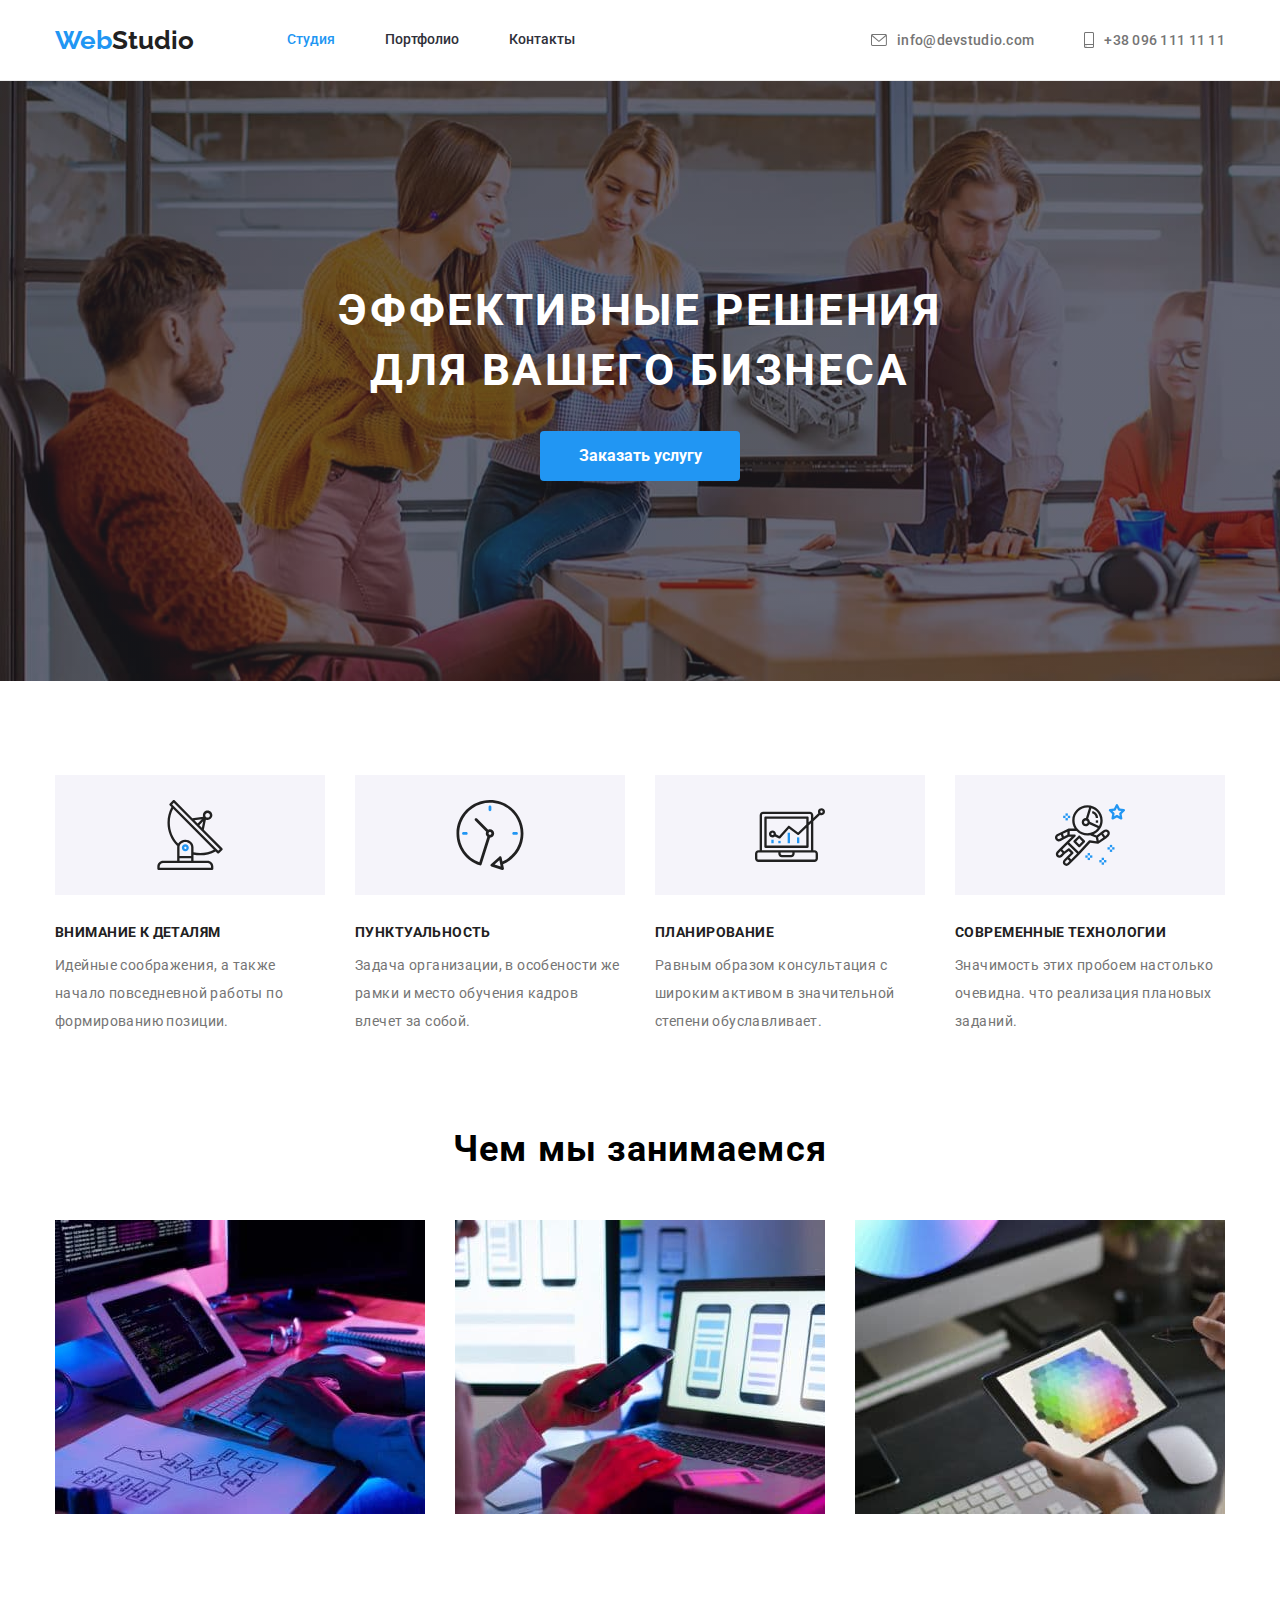
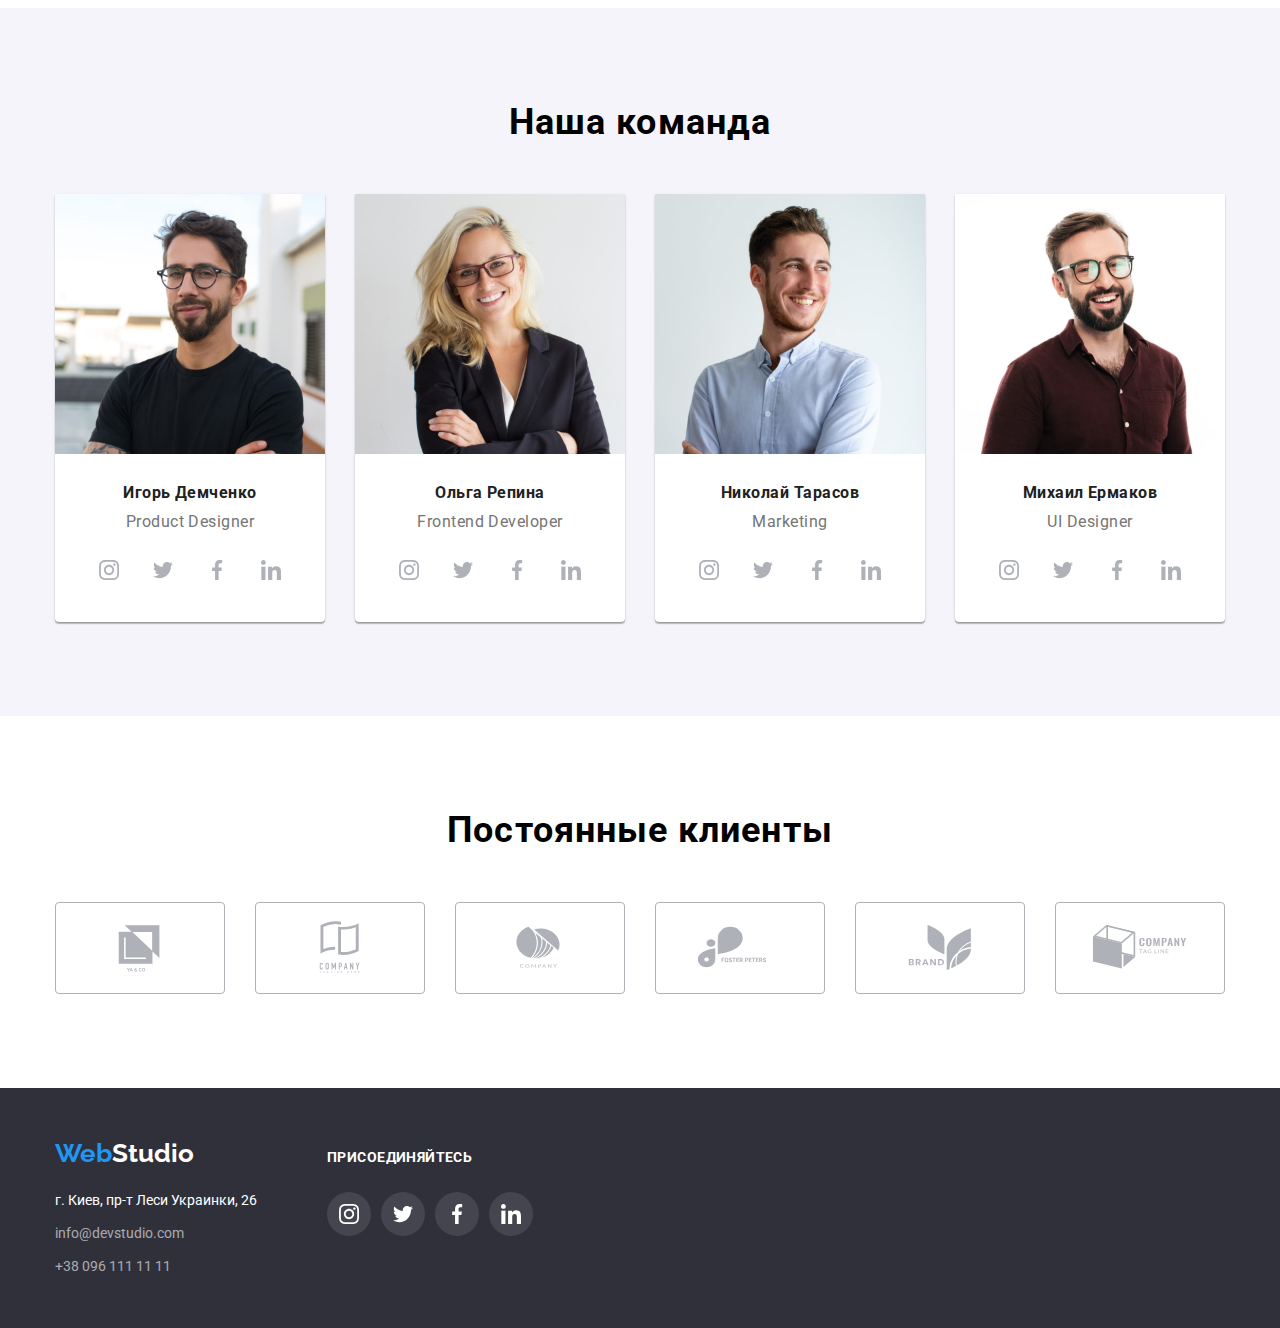
<file: index.html>
<!DOCTYPE html>
<html lang="ru">
  <head>
    <meta charset="UTF-8" />
    <meta http-equiv="X-UA-Compatible" content="IE=edge" />
    <meta name="viewport" content="width=device-width, initial-scale=1.0" />
    <link rel="preconnect" href="https://fonts.googleapis.com" />
    <link rel="preconnect" href="https://fonts.gstatic.com" crossorigin />
    <link
      href="https://fonts.googleapis.com/css2?family=Raleway:wght@700&family=Roboto:wght@400;500;900&display=swap"
      rel="stylesheet"
    />
    <link
      rel="stylesheet"
      href="https://cdnjs.cloudflare.com/ajax/libs/modern-normalize/1.1.0/modern-normalize.css"
      integrity="sha512-Y0MM+V6ymRKN2zStTqzQ227DWhhp4Mzdo6gnlRnuaNCbc+YN/ZH0sBCLTM4M0oSy9c9VKiCvd4Jk44aCLrNS5Q=="
      crossorigin="anonymous"
      referrerpolicy="no-referrer"
    />
    <link rel="stylesheet" href="./css/style.css" />
    <title>WebStudio</title>
  </head>
  <body>
    <header class="header">
      <div class="container">
        <a class="header-logo-text link" href="" lang="en"
          >Web<span class="studio-style">Studio</span></a
        >

        <nav>
          <ul class="header-list list">
            <li class="header-item">
              <a class="header-link-curent link" href="./index.html">Студия</a>
            </li>
            <li class="header-item">
              <a class="header-link link" href="./portfolio.html">Портфолио</a>
            </li>
            <li class="header-item"><a class="header-link link" href="">Контакты</a></li>
          </ul>
        </nav>
        <ul class="header-contact list">
          <li class="header-li">
            <a class="header-mail link" href="mailto:info@devstudio.com"
              ><svg class="icon-mail" width="16" height="12">
                <use href="./img/icon.svg#icon-envelope"></use>
              </svg>
              info@devstudio.com</a
            >
          </li>
          <li>
            <a class="header-tel link" href="tel:+38096111111"
              ><svg class="icon-tel" width="10" height="16">
                <use href="./img/icon.svg#icon-smartphone"></use>
              </svg>
              +38 096 111 11 11
            </a>
          </li>
        </ul>
      </div>
    </header>
    <main>
      <section class="main-text-section">
        <div class="container">
          <h1 class="main-text">эффективные решения для вашего бизнеса</h1>

          <button type="button" class="mail-btn">Заказать услугу</button>
        </div>
      </section>

      <section class="about">
        <div class="container">
          <h2 hidden>detal</h2>
          <ul class="about-list list">
            <li class="about-title-one">
              <div class="about-icon">
                <svg class="about-svg-icon" width="70" height="70">
                  <use href="./img/icon.svg#icon-antenna-1"></use>
                </svg>
              </div>
              <h3 class="about-title">внимание к деталям</h3>
              <p class="about-bottom-text">
                Идейные соображения, а также начало повседневной работы по формированию позиции.
              </p>
            </li>

            <li class="about-title-one">
              <div class="about-icon">
                <svg class="about-svg-icon" width="70" height="70">
                  <use href="./img/icon.svg#icon-clock-2"></use>
                </svg>
              </div>
              <h3 class="about-title">пунктуальность</h3>
              <p class="about-bottom-text">
                Задача организации, в особености же рамки и место обучения кадров влечет за собой.
              </p>
            </li>
            <li class="about-title-one">
              <div class="about-icon">
                <svg class="about-svg-icon" width="70" height="70">
                  <use href="./img/icon.svg#icon-diagram-3"></use>
                </svg>
              </div>
              <h3 class="about-title">планирование</h3>
              <p class="about-bottom-text">
                Равным образом консультация с широким активом в значительной степени обуславливает.
              </p>
            </li>
            <li class="about-title-one">
              <div class="about-icon">
                <svg class="about-svg-icon" width="70" height="70">
                  <use href="./img/icon.svg#icon-astronaut-4"></use>
                </svg>
              </div>
              <h3 class="about-title">современные технологии</h3>
              <p class="about-bottom-text">
                Значимость этих пробоем настолько очевидна. что реализация плановых заданий.
              </p>
            </li>
          </ul>
        </div>
      </section>

      <section class="work-section">
        <div class="container">
          <h2 class="side-text">Чем мы занимаемся</h2>
          <ul class="work-flex list">
            <li class="work-img">
              <img src="./img/jpg1.jpg" alt="программирование" />
            </li>
            <li class="work-img">
              <img src="./img/jpg2.jpg" alt="создавать приложения" />
            </li>
            <li class="work-img">
              <img src="./img/jpg3.jpg" alt="работа с дизайном" />
            </li>
          </ul>
        </div>
      </section>
      <section class="master-section">
        <div class="container">
          <h2 class="side-text">Наша команда</h2>
          <ul class="masters-flex list">
            <li class="masters">
              <img src="./img/img.jpg" alt="Дизайнер" />
              <h3 class="name">Игорь Демченко</h3>
              <p lang="en" class="prof">Product Designer</p>
              <ul class="masters-soc-list list">
                <li class="masters-soc-item">
                  <a href="" class="masters-soc-link">
                    <svg class="masters-soc-icon" width="20" height="20">
                      <use href="./img/icon.svg#icon-instagram-1"></use>
                    </svg>
                  </a>
                </li>
                <li class="masters-soc-item">
                  <a href="" class="masters-soc-link">
                    <svg class="masters-soc-icon" width="20" height="20">
                      <use href="./img/icon.svg#icon-twitter-2"></use>
                    </svg>
                  </a>
                </li>
                <li class="masters-soc-item">
                  <a href="" class="masters-soc-link">
                    <svg class="masters-soc-icon" width="20" height="20">
                      <use href="./img/icon.svg#icon-facebook-3"></use>
                    </svg>
                  </a>
                </li>
                <li class="masters-soc-item">
                  <a href="" class="masters-soc-link">
                    <svg class="masters-soc-icon" width="20" height="20">
                      <use href="./img/icon.svg#icon-linkedin-4"></use>
                    </svg>
                  </a>
                </li>
              </ul>
            </li>

            <li class="masters">
              <img src="./img/img-2.jpg" alt="Разработчик" />
              <h3 class="name">Ольга Репина</h3>
              <p lang="en" class="prof">Frontend Developer</p>
              <ul class="masters-soc-list list">
                <li class="masters-soc-item">
                  <a href="" class="masters-soc-link">
                    <svg class="masters-soc-icon" width="20" height="20">
                      <use href="./img/icon.svg#icon-instagram-1"></use>
                    </svg>
                  </a>
                </li>
                <li class="masters-soc-item">
                  <a href="" class="masters-soc-link">
                    <svg class="masters-soc-icon" width="20" height="20">
                      <use href="./img/icon.svg#icon-twitter-2"></use>
                    </svg>
                  </a>
                </li>
                <li class="masters-soc-item">
                  <a href="" class="masters-soc-link">
                    <svg class="masters-soc-icon" width="20" height="20">
                      <use href="./img/icon.svg#icon-facebook-3"></use>
                    </svg>
                  </a>
                </li>
                <li class="masters-soc-item">
                  <a href="" class="masters-soc-link">
                    <svg class="masters-soc-icon" width="20" height="20">
                      <use href="./img/icon.svg#icon-linkedin-4"></use>
                    </svg>
                  </a>
                </li>
              </ul>
            </li>
            <li class="masters">
              <img src="./img/img-1.jpg" alt="Маркетолог" />
              <h3 class="name">Николай Тарасов</h3>
              <p lang="en" class="prof">Marketing</p>
              <ul class="masters-soc-list list">
                <li class="masters-soc-item">
                  <a href="" class="masters-soc-link">
                    <svg class="masters-soc-icon" width="20" height="20">
                      <use href="./img/icon.svg#icon-instagram-1"></use>
                    </svg>
                  </a>
                </li>
                <li class="masters-soc-item">
                  <a href="" class="masters-soc-link">
                    <svg class="masters-soc-icon" width="20" height="20">
                      <use href="./img/icon.svg#icon-twitter-2"></use>
                    </svg>
                  </a>
                </li>
                <li class="masters-soc-item">
                  <a href="" class="masters-soc-link">
                    <svg class="masters-soc-icon" width="20" height="20">
                      <use href="./img/icon.svg#icon-facebook-3"></use>
                    </svg>
                  </a>
                </li>
                <li class="masters-soc-item">
                  <a href="" class="masters-soc-link">
                    <svg class="masters-soc-icon" width="20" height="20">
                      <use href="./img/icon.svg#icon-linkedin-4"></use>
                    </svg>
                  </a>
                </li>
              </ul>
            </li>
            <li class="masters">
              <img src="./img/img-3.jpg" alt="Дизайнер" />
              <h3 class="name">Михаил Ермаков</h3>
              <p lang="en" class="prof">UI Designer</p>
              <ul class="masters-soc-list list">
                <li class="masters-soc-item">
                  <a href="" class="masters-soc-link">
                    <svg class="masters-soc-icon" width="20" height="20">
                      <use href="./img/icon.svg#icon-instagram-1"></use>
                    </svg>
                  </a>
                </li>
                <li class="masters-soc-item">
                  <a href="" class="masters-soc-link">
                    <svg class="masters-soc-icon" width="20" height="20">
                      <use href="./img/icon.svg#icon-twitter-2"></use>
                    </svg>
                  </a>
                </li>
                <li class="masters-soc-item">
                  <a href="" class="masters-soc-link">
                    <svg class="masters-soc-icon" width="20" height="20">
                      <use href="./img/icon.svg#icon-facebook-3"></use>
                    </svg>
                  </a>
                </li>
                <li class="masters-soc-item">
                  <a href="" class="masters-soc-link">
                    <svg class="masters-soc-icon" width="20" height="20">
                      <use href="./img/icon.svg#icon-linkedin-4"></use>
                    </svg>
                  </a>
                </li>
              </ul>
            </li>
          </ul>
        </div>
      </section>
      <section class="client-section">
        <div class="container">
          <h2 class="clients-text">Постоянные клиенты</h2>
          <ul class="clients-list list">
            <li class="clients-item">
              <a href="" class="clients-soc-link">
                <svg class="clients-icon" width="106" height="60">
                  <use href="./img/icon.svg#icon-Logo1"></use>
                </svg>
              </a>
            </li>
            <li class="clients-item">
              <a href="" class="clients-soc-link">
                <svg class="clients-icon" width="106" height="60">
                  <use href="./img/icon.svg#icon-Logo2"></use>
                </svg>
              </a>
            </li>
            <li class="clients-item">
              <a href="" class="clients-soc-link">
                <svg class="clients-icon" width="106" height="60">
                  <use href="./img/icon.svg#icon-Logo3"></use>
                </svg>
              </a>
            </li>
            <li class="clients-item">
              <a href="" class="clients-soc-link">
                <svg class="clients-icon" width="106" height="60">
                  <use href="./img/icon.svg#icon-Logo4"></use>
                </svg>
              </a>
            </li>
            <li class="clients-item">
              <a href="" class="clients-soc-link">
                <svg class="clients-icon" width="106" height="60">
                  <use href="./img/icon.svg#icon-Logo5"></use>
                </svg>
              </a>
            </li>
            <li class="clients-item">
              <a href="" class="clients-soc-link">
                <svg class="clients-icon" width="106" height="60">
                  <use href="./img/icon.svg#icon-Logo6"></use>
                </svg>
              </a>
            </li>
          </ul>
        </div>
      </section>
    </main>
    <footer class="footer-down">
      <div class="container">
        <div>
          <a class="footer-logo-text link" href="" lang="en"
            >Web<span class="footer_style">Studio</span></a
          >

          <address>
            <ul class="footer-list list">
              <li>
                <a
                  class="footer-address link"
                  href="https://goo.gl/maps/Sn9hDQXWdCiEpv1D6"
                  target="_blank"
                  rel="nooper, noindex, nofollow"
                >
                  г. Киев, пр-т Леси Украинки, 26
                </a>
              </li>
              <li class="footer-li">
                <a class="footer-contacts link" href="mailto:info@devstudio.com"
                  >info@devstudio.com</a
                >
              </li>
              <li class="footer-li">
                <a class="footer-contacts link" href="tel:+38096111111">+38 096 111 11 11</a>
              </li>
            </ul>
          </address>
        </div>
        <div class="footer-click">
          <strong class="comeback">присоединяйтесь</strong>
          <ul class="footer-soc-list list">
            <li class="footer-soc-item">
              <a href="" class="footer-soc-link">
                <svg class="footer-soc-icon" width="20" height="20">
                  <use href="./img/icon.svg#icon-instagram-1"></use>
                </svg>
              </a>
            </li>
            <li class="footer-soc-item">
              <a href="" class="footer-soc-link">
                <svg class="footer-soc-icon" width="20" height="20">
                  <use href="./img/icon.svg#icon-twitter-2"></use>
                </svg>
              </a>
            </li>
            <li class="footer-soc-item">
              <a href="" class="footer-soc-link">
                <svg class="footer-soc-icon" width="20" height="20">
                  <use href="./img/icon.svg#icon-facebook-3"></use>
                </svg>
              </a>
            </li>
            <li class="footer-soc-item">
              <a href="" class="footer-soc-link">
                <svg class="footer-soc-icon" width="20" height="20">
                  <use href="./img/icon.svg#icon-linkedin-4"></use>
                </svg>
              </a>
            </li>
          </ul>
        </div>
      </div>
    </footer>
  </body>
</html>
</file>
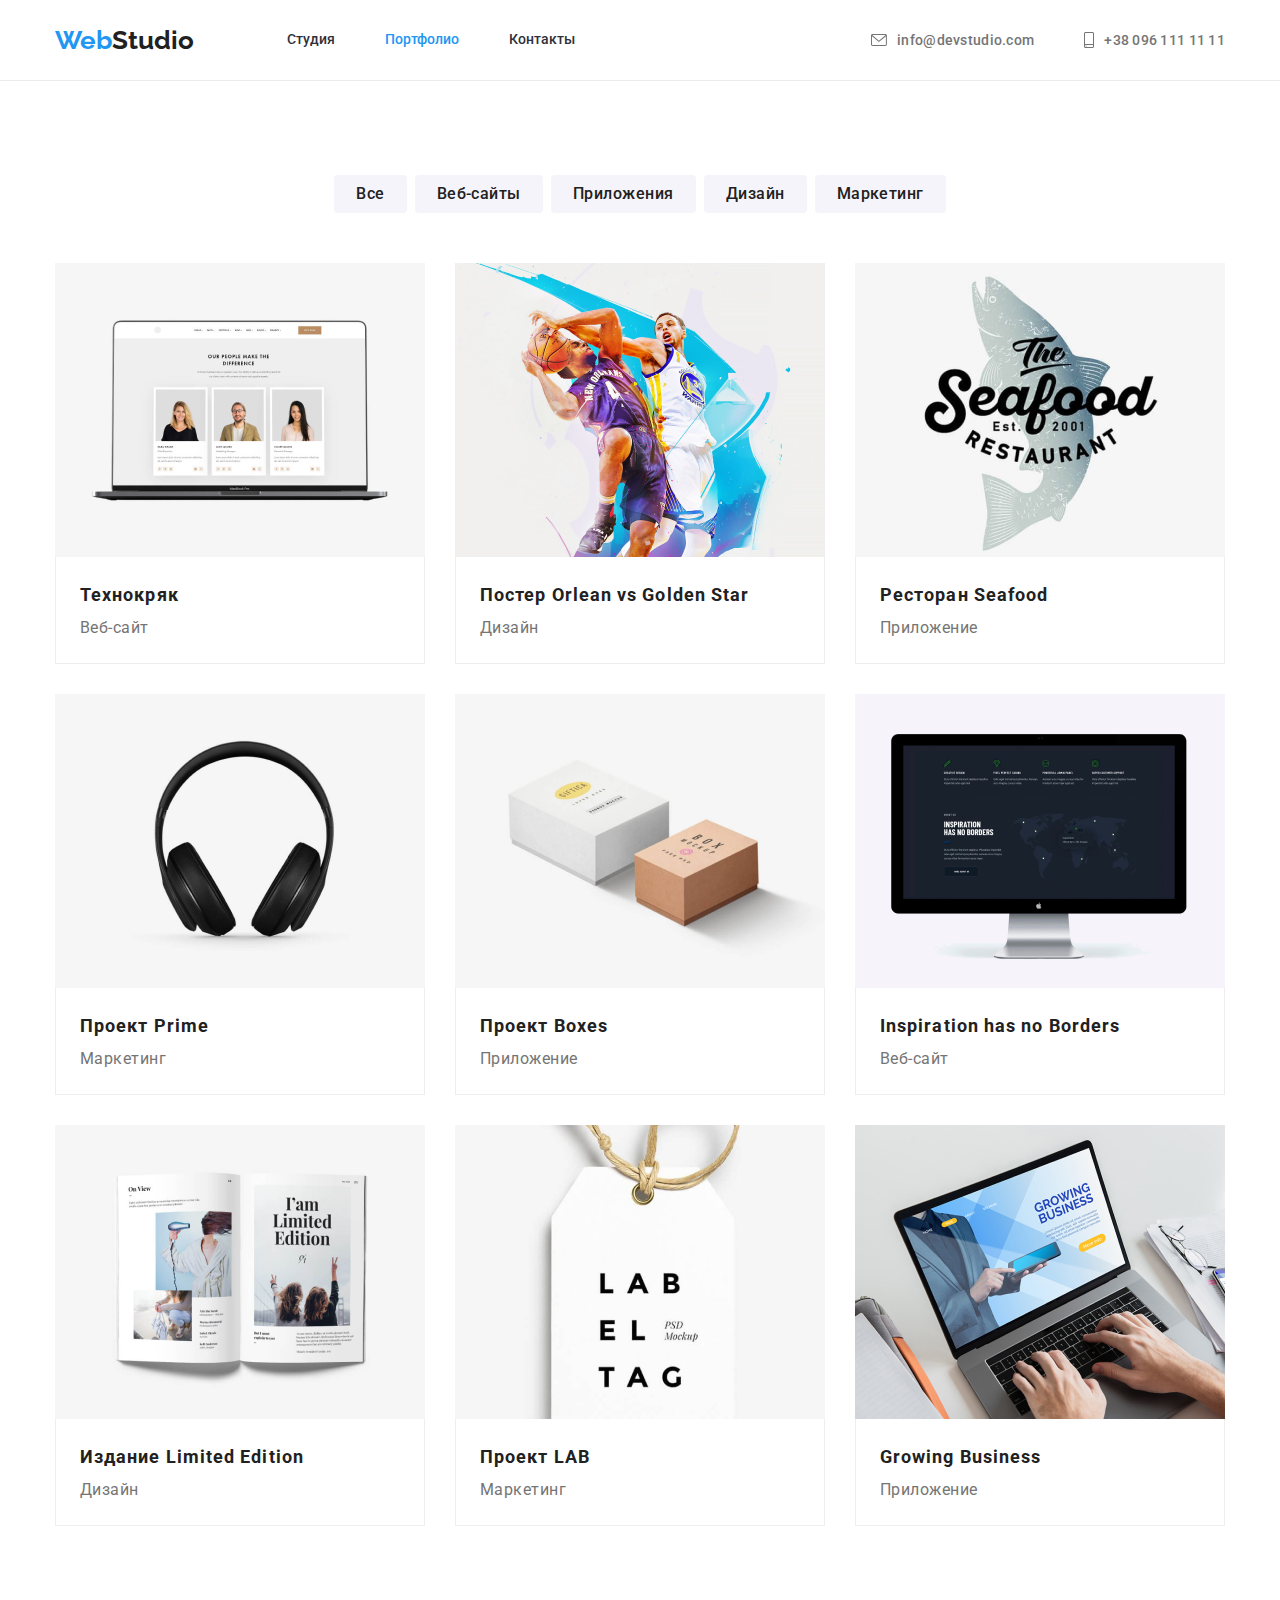
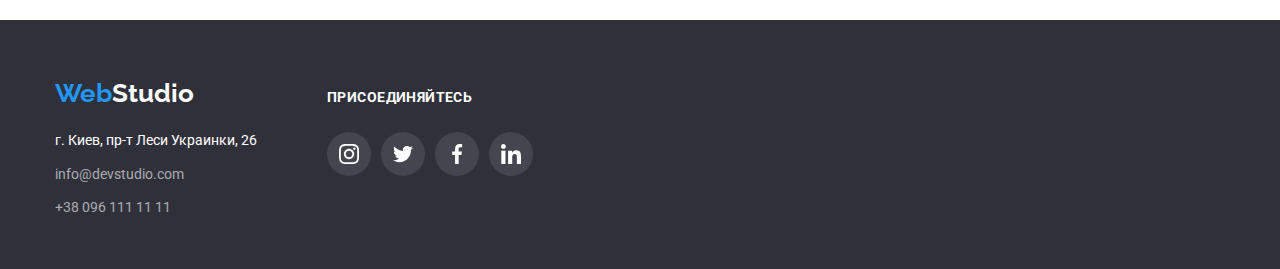
<file: portfolio.html>
<!DOCTYPE html>
<html lang="ru">
  <head>
    <meta charset="UTF-8" />
    <meta http-equiv="X-UA-Compatible" content="IE=edge" />
    <meta name="viewport" content="width=device-width, initial-scale=1.0" />
    <link rel="preconnect" href="https://fonts.googleapis.com" />
    <link rel="preconnect" href="https://fonts.gstatic.com" crossorigin />
    <link
      href="https://fonts.googleapis.com/css2?family=Raleway:wght@700&family=Roboto:wght@400;500;900&display=swap"
      rel="stylesheet"
    />
    <link
      rel="stylesheet"
      href="https://cdnjs.cloudflare.com/ajax/libs/modern-normalize/1.1.0/modern-normalize.css"
      integrity="sha512-Y0MM+V6ymRKN2zStTqzQ227DWhhp4Mzdo6gnlRnuaNCbc+YN/ZH0sBCLTM4M0oSy9c9VKiCvd4Jk44aCLrNS5Q=="
      crossorigin="anonymous"
      referrerpolicy="no-referrer"
    />
    <link rel="stylesheet" href="./css/style.css" />
    <title>WebStudio</title>
  </head>
  <body>
    <header class="header">
      <div class="container">
        <a class="header-logo-text link" href="" lang="en"
          >Web<span class="studio-style">Studio</span></a
        >

        <nav>
          <ul class="header-list list">
            <li class="header-item">
              <a class="header-link link" href="./index.html">Студия</a>
            </li>
            <li class="header-item">
              <a class="header-link-curent link" href="./portfolio.html">Портфолио</a>
            </li>
            <li class="header-item"><a class="header-link link" href="">Контакты</a></li>
          </ul>
        </nav>
        <ul class="header-contact list">
          <li class="header-li">
            <a class="header-mail link" href="mailto:info@devstudio.com"
              ><svg class="icon-mail" width="16" height="12">
                <use href="./img/icon.svg#icon-envelope"></use>
              </svg>
              info@devstudio.com</a
            >
          </li>
          <li>
            <a class="header-tel link" href="tel:+38096111111"
              ><svg class="icon-tel" width="10" height="16">
                <use href="./img/icon.svg#icon-smartphone"></use>
              </svg>
              +38 096 111 11 11
            </a>
          </li>
        </ul>
      </div>
    </header>
    <main>
      <section class="portfolio-section">
        <div class="container">
          <h1 hidden>portfolio</h1>
          <ul class="urll list">
            <li class="url-but-list">
              <button type="button" class="url-button link">Все</button>
            </li>
            <li class="url-but-list">
              <button type="button" class="url-button link">Веб-сайты</button>
            </li>
            <li class="url-but-list">
              <button type="button" class="url-button link">Приложения</button>
            </li>
            <li class="url-but-list">
              <button type="button" class="url-button link">Дизайн</button>
            </li>
            <li class="url-but-list">
              <button type="button" class="url-button link">Маркетинг</button>
            </li>
          </ul>
          <ul class="company list">
            <li class="img-company">
              <a class="portfolio-elements" href="">
                <img src="./img/porfolio_img/progect1.jpg" alt="технокряк"></img>
                <div class="portfolio-texts">
                  <h2 class="company-name">Технокряк</h2>
                  <p class="work">Веб-сайт</p>
                </div>
              </a>
            </li>
            <li class="img-company">
              <a class="portfolio-elements" href="">
                <img src="./img/porfolio_img/progect2.jpg" alt="баскетбол"></img>
                <div class="portfolio-texts">
                  <h2 class="company-name">Постер <span lang="en"> Orlean vs Golden Star</span></h2>
                  <p class="work">Дизайн</p>
                </div>
              </a>
            </li>
            <li class="img-company">
              <a class="portfolio-elements" href="">
                <img src="./img/porfolio_img/progect3.jpg" alt="рестран морепродутов"></img>
                <div class="portfolio-texts">
                  <h2 class="company-name">Ресторан <span lang="en">Seafood</span></h2>
                  <p class="work">Приложение</p>
                </div>
              </a>
            </li>
            <li class="img-company">
              <a class="portfolio-elements" href="">
                <img src="./img/porfolio_img/progect4.jpg" alt="наушники"></img>
                <div class="portfolio-texts">
                  <h2 class="company-name">Проект <span lang="en">Prime</span></h2>
                  <p class="work">Маркетинг</p>
                </div>
              </a>
            </li>
            <li class="img-company">
              <a class="portfolio-elements" href="">
                <img src="./img/porfolio_img/progect5.jpg" alt="ящики"></img>
                <div class="portfolio-texts">
                  <h2 class="company-name">Проект <span lang="en">Boxes</span></h2>
                  <p class="work">Приложение</p>
                </div>
              </a>
            </li>
            <li class="img-company">
              <a class="portfolio-elements" href="">
                <img src="./img/porfolio_img/progect6.jpg" alt="монитор"></img>
                <div class="portfolio-texts">
                  <h2 class="company-name" lang="en">Inspiration has no Borders</h2>
                  <p class="work">Веб-сайт</p>
                </div>
              </a>
            </li>
            <li class="img-company">
              <a class="portfolio-elements" href="">
                <img src="./img/porfolio_img/progect7.jpg" alt="журнал"></img>
                <div class="portfolio-texts">
                  <h2 class="company-name">Издание <span lang="en">Limited Edition</span></h2>
                  <p class="work">Дизайн</p>
                </div>
              </a>
            </li>
            <li class="img-company">
              <a class="portfolio-elements" href="">
                <img src="./img/porfolio_img/progect8.jpg" alt="лейба"></img>
                <div class="portfolio-texts">
                  <h2 class="company-name">Проект <span lang="en">LAB</span></h2>
                  <p class="work">Маркетинг</p>
                </div>
              </a>
            </li>
            <li class="img-company">
              <a class="portfolio-elements" href="">
                <img src="./img/porfolio_img/progect9.jpg" alt="ноутбук"></img>
                <div class="portfolio-texts">
                  <h2 class="company-name" lang="en">Growing Business</h2>
                  <p class="work">Приложение</p>
                </div>
              </a>
            </li>
          </ul>
        </div>
      </section>
    </main>
    <footer class="footer-down">
      <div class="container">
        <div>
          <a class="footer-logo-text link" href="" lang="en"
            >Web<span class="footer_style">Studio</span></a
          >

          <address>
            <ul class="footer-list list">
              <li>
                <a
                  class="footer-address link"
                  href="https://goo.gl/maps/Sn9hDQXWdCiEpv1D6"
                  target="_blank"
                  rel="nooper, noindex, nofollow"
                >
                  г. Киев, пр-т Леси Украинки, 26
                </a>
              </li>
              <li class="footer-li">
                <a class="footer-contacts link" href="mailto:info@devstudio.com"
                  >info@devstudio.com</a
                >
              </li>
              <li class="footer-li">
                <a class="footer-contacts link" href="tel:+38096111111">+38 096 111 11 11</a>
              </li>
            </ul>
          </address>
        </div>
        <div class="footer-click">
          <h2 class="comeback">присоединяйтесь</h2>
          <ul class="footer-soc-list list">
            <li class="footer-soc-item">
              <a href="" class="footer-soc-link">
                <svg class="footer-soc-icon" width="20" height="20">
                  <use href="./img/icon.svg#icon-instagram-1"></use>
                </svg>
              </a>
            </li>
            <li class="footer-soc-item">
              <a href="" class="footer-soc-link">
                <svg class="footer-soc-icon" width="20" height="20">
                  <use href="./img/icon.svg#icon-twitter-2"></use>
                </svg>
              </a>
            </li>
            <li class="footer-soc-item">
              <a href="" class="footer-soc-link">
                <svg class="footer-soc-icon" width="20" height="20">
                  <use href="./img/icon.svg#icon-facebook-3"></use>
                </svg>
              </a>
            </li>
            <li class="footer-soc-item">
              <a href="" class="footer-soc-link">
                <svg class="footer-soc-icon" width="20" height="20">
                  <use href="./img/icon.svg#icon-linkedin-4"></use>
                </svg>
              </a>
            </li>
          </ul>
        </div>
      </div>
    </footer>
  </body>
</html>
</file>
<file: css/style.css>
:root {
  --white-color: #ffffff;
  --grey-color: #757575;
  --blue-color: #2196f3;
  --black-text: #212121;
  --black-back: #2f303a;
}

body {
  font-family: 'Roboto', sans-serif;
  background-color: var(--white-color);
  font-family: 14px;
  cursor: pointer;
  margin: 0 auto;
}
img {
  display: block;
  max-width: 100%;
  height: auto;
}

.container {
  width: 1200px;
  padding-left: 15px;
  padding-right: 15px;
  margin: 0 auto;
}
.link {
  text-decoration: none;
}
.list {
  list-style: none;
}

/*-------HEADER-------*/

.header {
  text-decoration: none;
  background: var(--white-color);
  align-items: center;
  margin-left: auto;
  border-bottom: 1px solid #ececec;
  border-bottom-width: auto;
}
.header .container {
  display: flex;
  align-items: center;
}

.header-contact {
  display: flex;
  margin: 0 0 0 auto;
  align-items: center;
  padding-left: 0px;
}
.icon-tel,
.icon-mail {
  fill: var(--grey-color);
  margin-right: 10px;
  display: block;
}

.header-logo-text {
  font-family: 'Raleway', sans-serif;
  font-weight: 700;
  font-size: 26px;
  line-height: 1.19;
  color: var(--blue-color);
  padding-top: 24px;
  padding-bottom: 24px;
  margin-right: 93px;
  display: block;
}

.studio-style {
  color: var(--black-text);
}
.header-list {
  display: flex;

  padding-left: 0px;
  margin: 0px;
}
.header-link-curent {
  font-weight: 500;
  font-size: 14px;
  line-height: 1.14;
  color: var(--blue-color);
  padding-top: 32px;
  padding-bottom: 32px;
  display: block;
}

.header-item:not(:last-child) {
  margin-right: 50px;
}
.header-link {
  font-weight: 500;
  font-size: 14px;
  line-height: 1.14;
  color: var(--black-back);
  padding-top: 32px;
  padding-bottom: 32px;
  display: block;
}
.header-li {
  margin-right: 50px;
}

.header-link:hover,
.header-link:focus {
  color: var(--blue-color);
}
.header-conect {
  margin-left: auto;
}

.header-mail {
  font-family: 'Roboto';
  font-style: normal;
  font-weight: 500;
  font-size: 14px;
  line-height: 16px;
  letter-spacing: 0.02em;
  color: var(--grey-color);
  display: flex;
  padding-top: 32px;
  padding-bottom: 32px;
  align-items: center;
}

.header-tel {
  font-family: 'Roboto';
  font-style: normal;
  font-weight: 500;
  font-size: 14px;
  line-height: 16px;
  letter-spacing: 0.02em;
  color: var(--grey-color);
  display: flex;
  padding-top: 32px;
  padding-bottom: 32px;
  align-items: center;
}

.header-tel:hover,
.header-tel:focus {
  color: var(--blue-color);
}
.header-mail:hover,
.header-mail:focus {
  color: var(--blue-color);
}
.header-mail:hover .icon-mail {
  fill: #2196f3;
}
.header-mail:focus .icon-mail {
  fill: #2196f3;
}
.header-tel:hover .icon-tel {
  fill: #2196f3;
}
.header-tel:focus .icon-tel {
  fill: #2196f3;
}

/*----------MAIN---------*/

.main-text-section {
  background: var(--black-back);
  text-align: center;
  padding: 200px 0px;
  background-image: linear-gradient(rgba(47, 48, 58, 0.4), rgba(47, 48, 58, 0.4)),
    url(../img/Img-hero.jpg);
  background-repeat: no-repeat;
  background-size: cover;
  max-width: 1600px;
  margin: 0 auto;
}

.main-text {
  font-size: 44px;
  line-height: 1.36;
  letter-spacing: 0.06em;
  text-transform: uppercase;
  color: var(--white-color);
  max-width: 696px;
  margin-top: 0px;
  margin-bottom: 0px;
  margin-left: auto;
  margin-right: auto;
}

.mail-btn {
  font-family: inherit;
  font-weight: 700;
  font-size: 16px;
  line-height: 1.87;
  color: var(--white-color);
  background-color: var(--blue-color);
  cursor: pointer;
  border: none;
  border-radius: 4px;
  width: 200px;
  height: 50px;
  margin-top: 30px;
}
.mail-btn:hover,
.mail-btn:focus {
  background: #2196f3;
  box-shadow: 0px 4px 4px rgba(0, 0, 0, 0.15);
  border-radius: 4px;
}
/* -----ABOUT-----*/

.about-icon {
  width: 270px;
  height: 120px;
  background-color: #f5f4fa;
  display: flex;
  justify-content: center;
  align-items: center;
  margin-bottom: 30px;
}
.about-svg-icon {
  fill: #afb1b8;
}
.about-title {
  font-weight: 700;
  font-size: 14px;
  line-height: 1.14;
  letter-spacing: 0.03em;
  text-transform: uppercase;
  color: var(--black-text);
  margin: 0 0 10px 0;
}
.about-list {
  display: flex;
  margin-top: 0px;
  margin-bottom: 0px;
  padding-left: 0px;
}

.about-title-one {
  max-width: 270px;
}
.about-title-one:not(:last-child) {
  margin-right: 30px;
}
.about {
  background-color: #ffffff;
  padding-top: 94px;
  padding-bottom: 94px;
}
.about-bottom-text {
  font-size: 14px;
  line-height: 2;
  letter-spacing: 0.03em;
  margin-top: 0px;
  margin-bottom: 0px;

  color: var(--grey-color);
}

/*----------WORK-SECTION---------*/
.work-flex {
  display: flex;
  padding: 0px 0px;
  margin: 0px;
}
.work-section {
  padding-bottom: 94px;
}
.side-text {
  font-size: 36px;
  line-height: 1.16;
  text-align: center;
  letter-spacing: 0.03em;
  margin-bottom: 50px;
  margin-top: 0px;
}

.work-img:not(:last-child) {
  margin-right: 30px;
}

/*-------MASTERS-------*/
.prof {
  font-size: 16px;
  line-height: 1.18;
  letter-spacing: 0.03em;
  color: var(--grey-color);
  text-align: center;
  margin-top: 10px;
  margin-bottom: 0px;
}
.master-section {
  background: #f5f4fa;
  padding: 94px 0px;
}
.masters-flex {
  display: flex;
  padding: 0px;
  margin: 0px;
}
.masters {
  background: #ffffff;
  padding-bottom: 30px;

  box-shadow: 0px 1px 3px rgba(0, 0, 0, 0.12), 0px 1px 1px rgba(0, 0, 0, 0.14),
    0px 2px 1px rgba(0, 0, 0, 0.2);
  border-radius: 0px 0px 4px 4px;
}
.masters:not(:last-child) {
  margin-right: 30px;
}
.name {
  font-size: 16px;
  line-height: 1.18;
  letter-spacing: 0.03em;
  color: #212121;
  text-align: center;
  margin-top: 0px;
  margin-bottom: 0px;
  margin-top: 30px;
  padding: 0px;
}
.masters-soc-list {
  display: flex;
  justify-content: center;
  margin-bottom: 0px;
  margin-top: 16px;
  padding-left: 0;
}
.masters-soc-item + .masters-soc-item {
  margin-left: 10px;
}
.masters-soc-link {
  width: 44px;
  height: 44px;
  background-color: var(--white-color);
  border-radius: 50%;
  display: flex;
  justify-content: center;
  align-items: center;
}
.masters-soc-icon {
  fill: #afb1b8;
}

.masters-soc-link:hover .masters-soc-icon {
  fill: #ffffff;
}
.masters-soc-link:focus .masters-soc-icon {
  fill: #ffffff;
}

.masters-soc-link:hover,
.masters-soc-link:focus {
  width: 44px;
  height: 44px;
  background-color: var(--blue-color);
  border-radius: 50%;
  display: flex;
  justify-content: center;
  align-items: center;
}
/*-----CLIENTS----*/
.client-section {
  padding: 94px 0 94px 0;
}
.clients-text {
  font-size: 36px;
  line-height: 1.16;
  text-align: center;
  letter-spacing: 0.03em;
  margin: 0px 0 50px 0;
}

.clients-list {
  display: flex;
  justify-content: center;
  padding-top: 0px;
  padding-bottom: 0px;
  margin: 0px;
  padding: 0px;
}
.clients-icon {
  fill: #afb1b8;
}

.clients-item + .clients-item {
  margin-left: 30px;
}
.clients-soc-link {
  width: 170px;
  height: 92px;
  background-color: var(--white-color);
  display: flex;
  justify-content: center;
  align-items: center;
  box-sizing: border-box;
  border: 1px solid #afb1b8;
  border-radius: 4px;
}
.clients-soc-link:hover,
.clients-soc-link:focus {
  border: 1px solid #2196f3;
  border-radius: 4px;
}
.clients-soc-link:hover .clients-icon {
  fill: #2196f3;
}
.clients-soc-link:focus .clients-icon {
  fill: #2196f3;
}

/*-----FOOTER-----*/

.footer-list {
  margin-top: 20px;
  margin-left: 0px;
  margin-bottom: 0px;
  padding-left: 0px;
}
.footer-logo-text {
  font-family: 'Raleway', sans-serif;
  font-weight: 700;
  font-size: 26px;
  line-height: 1.19;
  color: var(--blue-color);
}
.footer-address {
  font-weight: 400;
  font-size: 14px;
  line-height: 24px;
  line-height: 1.71;
  color: var(--white-color);
  font-style: normal;
}
.footer-address:hover,
.footer-address:focus {
  color: var(--blue-color);
}
.footer-contacts:hover,
.footer-contacts:focus {
  color: var(--blue-color);
}
.footer-li {
  margin-top: 9px;
}
.footer-contacts {
  font-weight: 400;
  font-size: 14px;

  line-height: 24px;
  color: rgba(255, 255, 255, 0.6);
  font-style: normal;
}
.footer-down {
  background: var(--black-back);
  padding: 50px 0px;
  align-items: center;
  margin-left: auto;
}
.footer-down .container {
  display: flex;
  align-items: baseline;
}

.footer_style {
  color: #ffffff;
}
.comeback {
  font-family: 'Roboto';
  font-style: normal;
  font-weight: 700;
  font-size: 14px;
  line-height: 30px;
  letter-spacing: 0.03em;
  text-transform: uppercase;
  color: #ffffff;
  display: block;
  margin-bottom: 20px;
}
.footer-click {
  margin-left: 70px;
  margin-top: 0;
}

.footer-soc-list {
  display: flex;
  justify-content: center;
  padding-left: 0;
  margin: 0px;
}
.footer-soc-item + .footer-soc-item {
  margin-left: 10px;
}
.footer-soc-link {
  width: 44px;
  height: 44px;
  background-color: rgba(255, 255, 255, 0.1);
  border-radius: 50%;
  display: flex;
  justify-content: center;
  align-items: center;
}
.footer-soc-icon {
  fill: #ffffff;
}

.footer-soc-link:hover,
.footer-soc-link:focus {
  width: 44px;
  height: 44px;
  background-color: var(--blue-color);
  border-radius: 50%;
  display: flex;
  justify-content: center;
  align-items: center;
}
/*--------GALLERY-------*/
.portfolio-section {
  padding: 94px 0px;
}

.urll {
  font-family: 'Roboto';
  font-style: normal;
  font-weight: 500;
  font-size: 16px;
  line-height: 1.6;
  display: flex;
  padding: 0px;
  margin: 0px 0px 50px 0px;
  justify-content: center;
}

.portfolio-texts {
  border: 1px solid #eeeeee;
  border-top: 0;
  padding: 20px 24px;
  text-align: left;
}

.url-button {
  font-weight: 500;
  font-size: 16px;
  line-height: 1.62;
  text-align: center;
  letter-spacing: 0.03em;
  color: var(--black-text);
  background: #f5f4fa;
  border-radius: 4px;
  border: 0;
  padding: 6px 22px;
  display: block;
}

.url-but-list:not(:last-child) {
  margin-right: 8px;
}
.url-button:hover .url-button:focus {
  box-shadow: 0px 3px 1px rgba(0, 0, 0, 0.1), 0px 1px 2px rgba(0, 0, 0, 0.08),
    0px 2px 2px rgba(0, 0, 0, 0.12);
  border-radius: 4px;
}

.url-button:focus,
.url-button:hover {
  color: #ffffff;
  background-color: var(--blue-color);
  box-shadow: 0px 3px 1px rgba(0, 0, 0, 0.1), 0px 1px 2px rgba(0, 0, 0, 0.08),
    0px 2px 2px rgba(0, 0, 0, 0.12);
  border-radius: 4px;
}
.portfolio-elements {
  display: block;
  text-decoration: none;
}

.company-name {
  font-weight: 700;
  font-size: 18px;
  line-height: 2;
  letter-spacing: 0.06em;
  color: #212121;
  padding: 0px;
  margin: 0px;
}

.work {
  font-size: 16px;
  line-height: 1.88;
  letter-spacing: 0.03em;
  color: var(--grey-color);
  padding: 0px;
  margin: 0px;
}
.img-company {
  margin: 15px;
  padding: 0px;
  background: #ffffff;
  display: block;
}

.portfolio-elements:hover {
  box-shadow: 0px 1px 1px rgba(0, 0, 0, 0.12), 0px 4px 4px rgba(0, 0, 0, 0.06),
    1px 4px 6px rgba(0, 0, 0, 0.16);
}
.portfolio-elements:focus {
  box-shadow: 0px 1px 1px rgba(0, 0, 0, 0.12), 0px 4px 4px rgba(0, 0, 0, 0.06),
    1px 4px 6px rgba(0, 0, 0, 0.16);
}

.company {
  padding: 0px;
  margin: 0px;
  display: flex;
  flex-wrap: wrap;
  margin: -15px;
}
</file>
